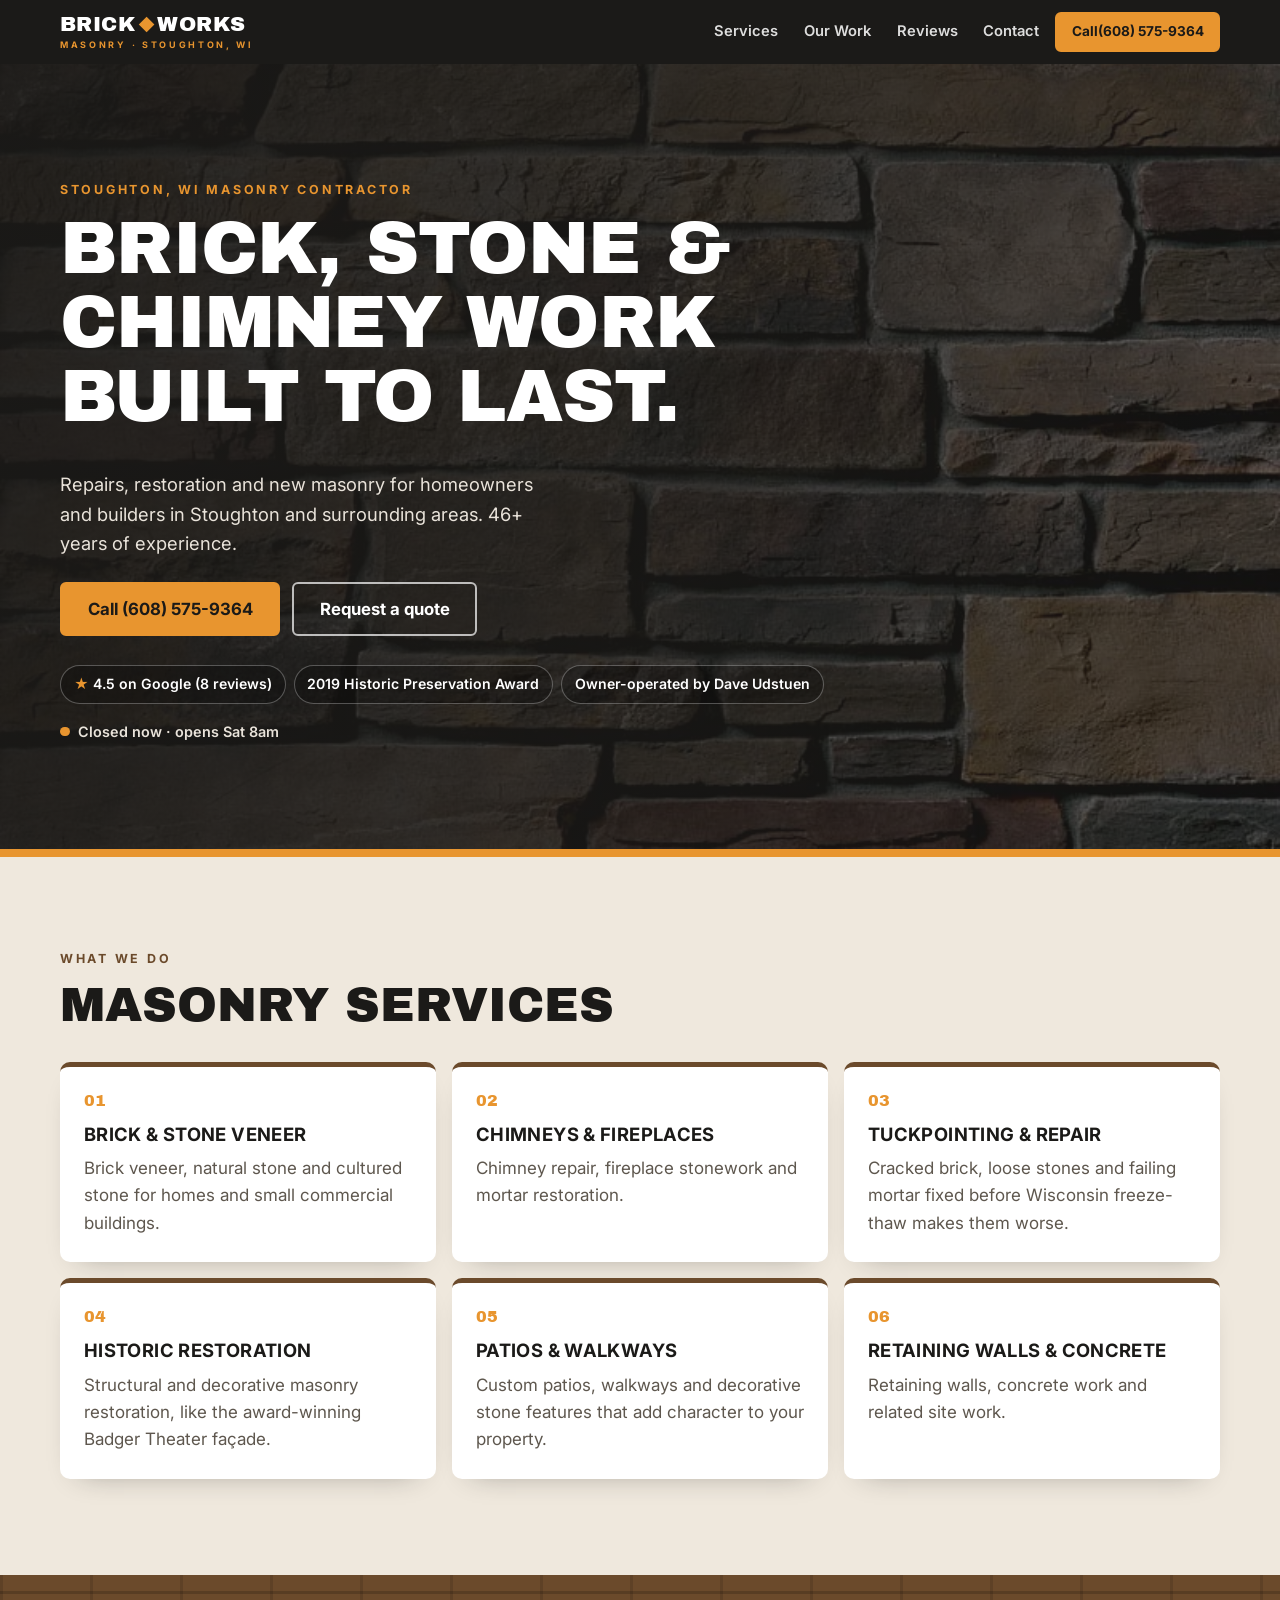
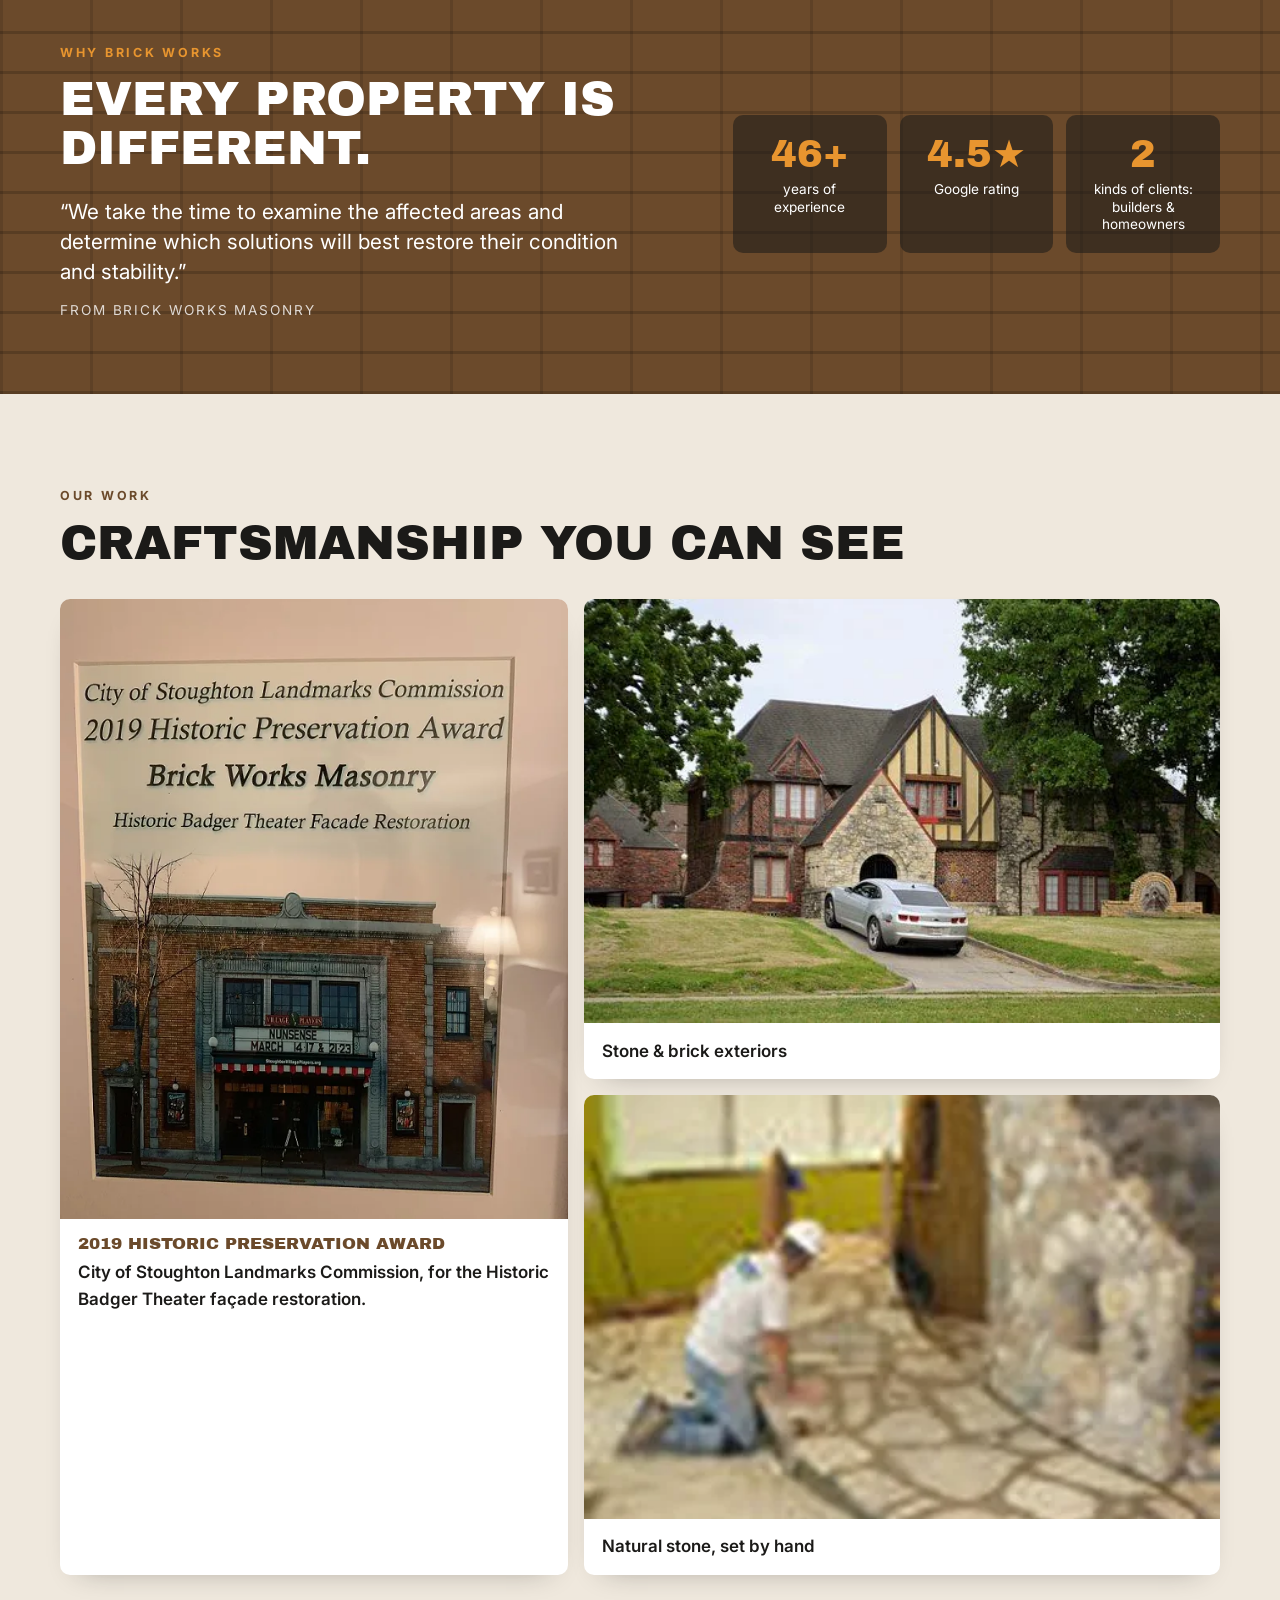
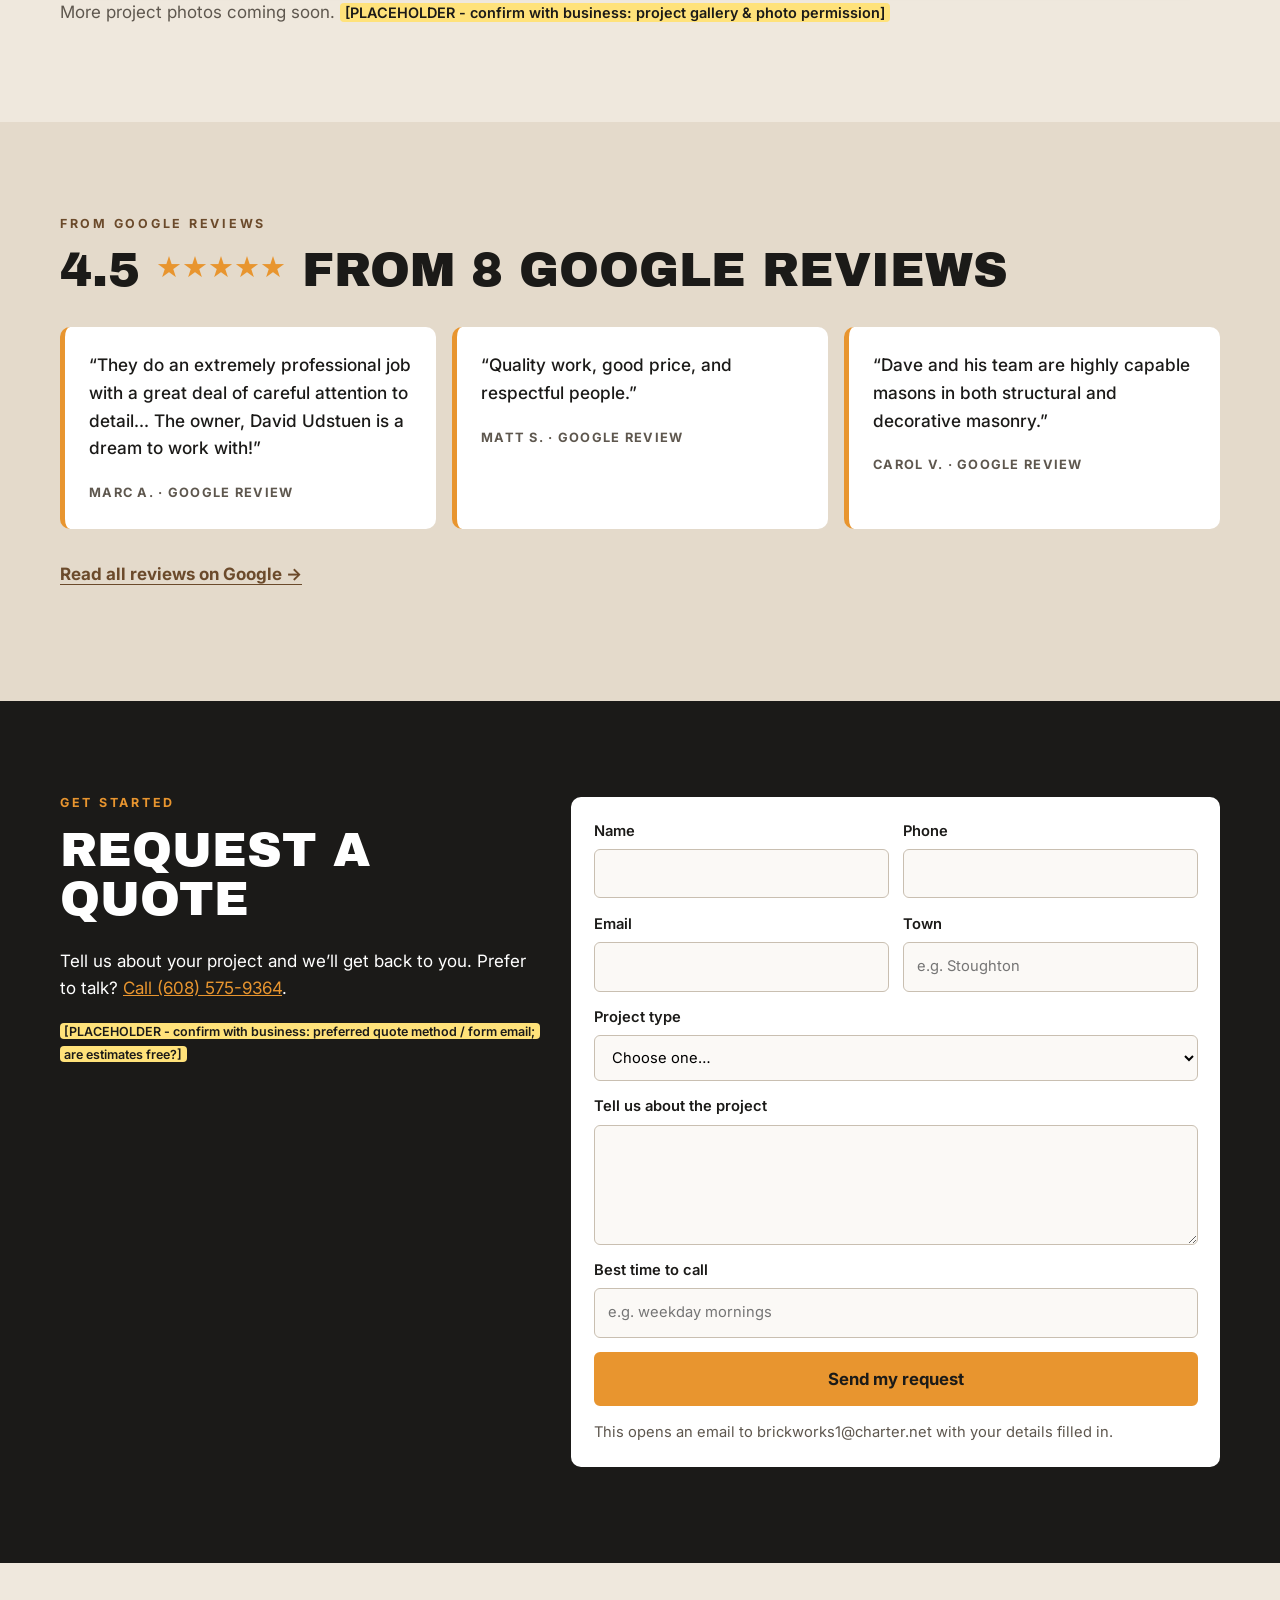
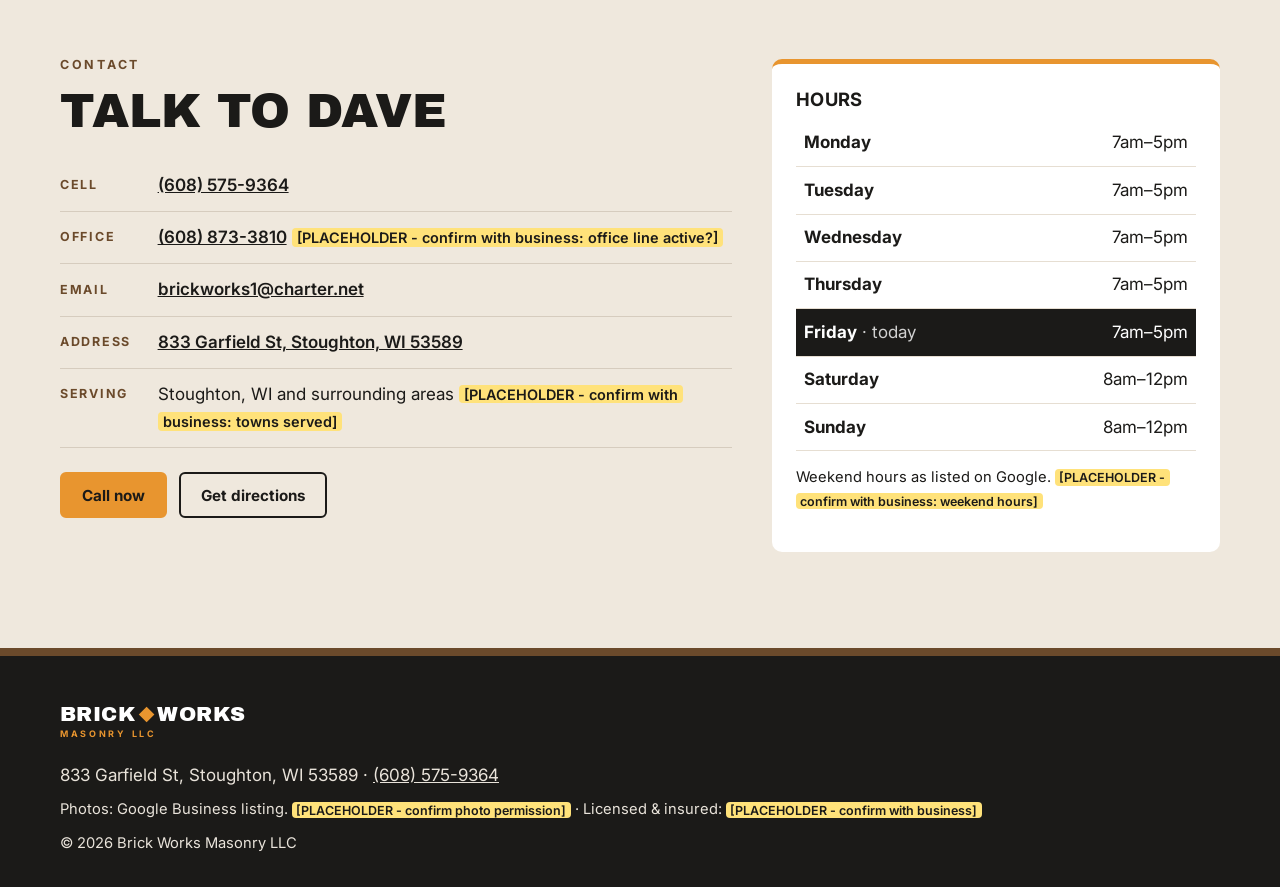
<file: index.html>
<!doctype html>
<html lang="en">
<head>
<meta charset="utf-8">
<meta name="viewport" content="width=device-width, initial-scale=1, viewport-fit=cover">
<title>Brick Works Masonry | Masonry Contractor in Stoughton, WI | (608) 575-9364</title>
<meta name="description" content="Brick &amp; stone veneer, chimney repair, tuckpointing, patios and retaining walls in Stoughton, WI. 46+ years’ experience. Call (608) 575-9364 for a quote.">
<link rel="canonical" href="https://brick-works-masonry.vercel.app/">
<meta name="theme-color" content="#1B1A18">
<meta property="og:type" content="website">
<meta property="og:title" content="Brick Works Masonry · Stoughton, WI">
<meta property="og:description" content="Brick, stone &amp; chimney work built to last. Call (608) 575-9364.">
<meta property="og:image" content="https://brick-works-masonry.vercel.app/assets/img/02-stone-veneer-texture.webp">
<link rel="icon" href="/assets/favicon.svg" type="image/svg+xml">
<link rel="preconnect" href="https://fonts.googleapis.com"><link rel="preconnect" href="https://fonts.gstatic.com" crossorigin>
<link href="https://fonts.googleapis.com/css2?family=Archivo+Black&family=Inter:wght@400;500;600;700&display=swap" rel="stylesheet">
<link rel="stylesheet" href="/assets/site.css?v=1">
<script type="application/ld+json">{"@context":"https://schema.org","@type":"HomeAndConstructionBusiness","name":"Brick Works Masonry","legalName":"Brick Works Masonry LLC","url":"https://brick-works-masonry.vercel.app/","telephone":"+1-608-575-9364","email":"brickworks1@charter.net","address":{"@type":"PostalAddress","streetAddress":"833 Garfield St","addressLocality":"Stoughton","addressRegion":"WI","postalCode":"53589","addressCountry":"US"},"geo":{"@type":"GeoCoordinates","latitude":42.914134,"longitude":-89.230293},"openingHoursSpecification":[{"@type":"OpeningHoursSpecification","dayOfWeek":["Monday","Tuesday","Wednesday","Thursday","Friday"],"opens":"07:00","closes":"17:00"},{"@type":"OpeningHoursSpecification","dayOfWeek":["Saturday","Sunday"],"opens":"08:00","closes":"12:00"}],"areaServed":"Stoughton, WI and surrounding areas","founder":{"@type":"Person","name":"David Udstuen"},"aggregateRating":{"@type":"AggregateRating","ratingValue":"4.5","reviewCount":"8"}}</script>
<script defer src="/assets/site.js?v=1"></script>
</head>
<body>
<a class="skip" href="#main">Skip to content</a>
<header class="hdr" id="hdr">
  <div class="wrap hdr__in">
    <a class="mark" href="#top" aria-label="Brick Works Masonry, home"><span class="mark__name">BRICK<i aria-hidden="true"></i>WORKS</span><span class="mark__sub">MASONRY · STOUGHTON, WI</span></a>
    <nav class="nav" aria-label="Main"><a href="#services">Services</a><a href="#work">Our Work</a><a href="#reviews">Reviews</a><a href="#contact">Contact</a></nav>
    <a class="btn btn--sm" href="tel:+16085759364"><span class="hide-sm">Call </span>(608) 575-9364</a>
  </div>
</header>

<main id="main">
<section class="hero" id="top">
  <div class="wrap hero__in">
    <p class="eyebrow">Stoughton, WI masonry contractor</p>
    <h1>Brick, stone &amp; chimney work built to last.</h1>
    <p class="lede">Repairs, restoration and new masonry for homeowners and builders in Stoughton and surrounding areas. 46+ years of experience.</p>
    <div class="btns">
      <a class="btn btn--lg" href="tel:+16085759364">Call (608) 575-9364</a>
      <a class="btn btn--lg btn--ghost" href="#quote">Request a quote</a>
    </div>
    <ul class="chips">
      <li><span class="star" aria-hidden="true">★</span> 4.5 on Google (8 reviews)</li>
      <li>2019 Historic Preservation Award</li>
      <li>Owner-operated by Dave Udstuen</li>
    </ul>
    <p class="openchip js-open">Mon–Fri 7am–5pm · Sat–Sun 8am–12pm</p>
  </div>
</section>

<section class="sec" id="services">
  <div class="wrap">
    <p class="eyebrow eyebrow--dark">What we do</p>
    <h2>Masonry services</h2>
    <div class="svc">
      <article class="reveal"><span class="svc__n">01</span><h3>Brick &amp; stone veneer</h3><p>Brick veneer, natural stone and cultured stone for homes and small commercial buildings.</p></article>
      <article class="reveal"><span class="svc__n">02</span><h3>Chimneys &amp; fireplaces</h3><p>Chimney repair, fireplace stonework and mortar restoration.</p></article>
      <article class="reveal"><span class="svc__n">03</span><h3>Tuckpointing &amp; repair</h3><p>Cracked brick, loose stones and failing mortar fixed before Wisconsin freeze-thaw makes them worse.</p></article>
      <article class="reveal"><span class="svc__n">04</span><h3>Historic restoration</h3><p>Structural and decorative masonry restoration, like the award-winning Badger Theater façade.</p></article>
      <article class="reveal"><span class="svc__n">05</span><h3>Patios &amp; walkways</h3><p>Custom patios, walkways and decorative stone features that add character to your property.</p></article>
      <article class="reveal"><span class="svc__n">06</span><h3>Retaining walls &amp; concrete</h3><p>Retaining walls, concrete work and related site work.</p></article>
    </div>
  </div>
</section>

<section class="band">
  <div class="wrap band__in">
    <div>
      <p class="eyebrow">Why Brick Works</p>
      <h2>Every property is different.</h2>
      <p class="band__q">“We take the time to examine the affected areas and determine which solutions will best restore their condition and stability.”</p>
      <p class="band__src">From Brick Works Masonry</p>
    </div>
    <dl class="stats">
      <div><dt>46+</dt><dd>years of experience</dd></div>
      <div><dt>4.5★</dt><dd>Google rating</dd></div>
      <div><dt>2</dt><dd>kinds of clients: builders &amp; homeowners</dd></div>
    </dl>
  </div>
</section>

<section class="sec" id="work">
  <div class="wrap">
    <p class="eyebrow eyebrow--dark">Our work</p>
    <h2>Craftsmanship you can see</h2>
    <div class="work">
      <figure class="work__award reveal"><img src="/assets/img/05-award-badger-theater-2019.webp" width="600" height="799" loading="lazy" decoding="async" alt="2019 Historic Preservation Award plaque for Brick Works Masonry’s Badger Theater façade restoration"><figcaption><strong>2019 Historic Preservation Award</strong>City of Stoughton Landmarks Commission, for the Historic Badger Theater façade restoration.</figcaption></figure>
      <figure class="reveal"><img src="/assets/img/07-tudor-home-stone-brick.webp" width="510" height="340" loading="lazy" decoding="async" alt="Tudor-style home with a stone and brick exterior"><figcaption>Stone &amp; brick exteriors</figcaption></figure>
      <figure class="reveal"><img src="/assets/img/09-mason-setting-flagstone.webp" width="400" height="300" loading="lazy" decoding="async" alt="Mason setting flagstone beside a natural stone wall"><figcaption>Natural stone, set by hand</figcaption></figure>
      <p class="work__more">More project photos coming soon. <mark class="ph">[PLACEHOLDER - confirm with business: project gallery &amp; photo permission]</mark></p>
    </div>
  </div>
</section>

<section class="sec sec--alt" id="reviews">
  <div class="wrap">
    <p class="eyebrow eyebrow--dark">From Google reviews</p>
    <h2>4.5 <span class="stars" aria-hidden="true">★★★★★</span><span class="sr">out of 5 stars</span> from 8 Google reviews</h2>
    <div class="quotes">
      <blockquote class="reveal"><p>“They do an extremely professional job with a great deal of careful attention to detail… The owner, David Udstuen is a dream to work with!”</p><cite>Marc A. · Google review</cite></blockquote>
      <blockquote class="reveal"><p>“Quality work, good price, and respectful people.”</p><cite>Matt S. · Google review</cite></blockquote>
      <blockquote class="reveal"><p>“Dave and his team are highly capable masons in both structural and decorative masonry.”</p><cite>Carol V. · Google review</cite></blockquote>
    </div>
    <p><a class="link" href="https://www.google.com/maps/search/Brick+Works+Masonry+833+Garfield+St+Stoughton+WI" target="_blank" rel="noopener">Read all reviews on Google →</a></p>
  </div>
</section>

<section class="sec quote" id="quote">
  <div class="wrap quote__in">
    <div>
      <p class="eyebrow">Get started</p>
      <h2>Request a quote</h2>
      <p>Tell us about your project and we’ll get back to you. Prefer to talk? <a href="tel:+16085759364">Call (608) 575-9364</a>.</p>
      <p class="small"><mark class="ph">[PLACEHOLDER - confirm with business: preferred quote method / form email; are estimates free?]</mark></p>
    </div>
    <form class="form" id="qform" novalidate>
      <div class="f2">
        <label>Name<input name="name" autocomplete="name" required></label>
        <label>Phone<input name="phone" type="tel" autocomplete="tel" required></label>
      </div>
      <div class="f2">
        <label>Email<input name="email" type="email" autocomplete="email"></label>
        <label>Town<input name="town" autocomplete="address-level2" placeholder="e.g. Stoughton"></label>
      </div>
      <label>Project type
        <select name="type" required>
          <option value="">Choose one…</option>
          <option>Brick &amp; stone veneer</option><option>Chimney or fireplace</option><option>Tuckpointing / repair</option><option>Historic restoration</option><option>Patio or walkway</option><option>Retaining wall / concrete</option><option>Other</option>
        </select>
      </label>
      <label>Tell us about the project<textarea name="msg" rows="4"></textarea></label>
      <label>Best time to call<input name="when" placeholder="e.g. weekday mornings"></label>
      <p class="form__err" id="ferr" role="alert" hidden>Please add your name, phone and project type.</p>
      <button class="btn btn--lg" type="submit">Send my request</button>
      <p class="small form__note">This opens an email to brickworks1@charter.net with your details filled in.</p>
    </form>
  </div>
</section>

<section class="sec" id="contact">
  <div class="wrap contact">
    <div>
      <p class="eyebrow eyebrow--dark">Contact</p>
      <h2>Talk to Dave</h2>
      <ul class="clist">
        <li><span>Cell</span><a href="tel:+16085759364">(608) 575-9364</a></li>
        <li><span>Office</span><div><a href="tel:+16088733810">(608) 873-3810</a> <mark class="ph">[PLACEHOLDER - confirm with business: office line active?]</mark></div></li>
        <li><span>Email</span><a href="mailto:brickworks1@charter.net">brickworks1@charter.net</a></li>
        <li><span>Address</span><a href="https://www.google.com/maps/dir/?api=1&amp;destination=Brick+Works+Masonry+833+Garfield+St+Stoughton+WI+53589" target="_blank" rel="noopener">833 Garfield St, Stoughton, WI 53589</a></li>
        <li><span>Serving</span><div>Stoughton, WI and surrounding areas <mark class="ph">[PLACEHOLDER - confirm with business: towns served]</mark></div></li>
      </ul>
      <div class="btns">
        <a class="btn" href="tel:+16085759364">Call now</a>
        <a class="btn btn--ghost-dark" href="https://www.google.com/maps/dir/?api=1&amp;destination=Brick+Works+Masonry+833+Garfield+St+Stoughton+WI+53589" target="_blank" rel="noopener">Get directions</a>
      </div>
    </div>
    <div class="hoursbox">
      <h3>Hours</h3>
      <table class="hours"><tbody>
        <tr data-day="1"><th scope="row">Monday</th><td>7am–5pm</td></tr>
        <tr data-day="2"><th scope="row">Tuesday</th><td>7am–5pm</td></tr>
        <tr data-day="3"><th scope="row">Wednesday</th><td>7am–5pm</td></tr>
        <tr data-day="4"><th scope="row">Thursday</th><td>7am–5pm</td></tr>
        <tr data-day="5"><th scope="row">Friday</th><td>7am–5pm</td></tr>
        <tr data-day="6"><th scope="row">Saturday</th><td>8am–12pm</td></tr>
        <tr data-day="0"><th scope="row">Sunday</th><td>8am–12pm</td></tr>
      </tbody></table>
      <p class="small">Weekend hours as listed on Google. <mark class="ph">[PLACEHOLDER - confirm with business: weekend hours]</mark></p>
    </div>
  </div>
</section>
</main>

<footer class="ftr">
  <div class="wrap ftr__in">
    <span class="mark"><span class="mark__name">BRICK<i aria-hidden="true"></i>WORKS</span><span class="mark__sub">MASONRY LLC</span></span>
    <p>833 Garfield St, Stoughton, WI 53589 · <a href="tel:+16085759364">(608) 575-9364</a></p>
    <p class="small">Photos: Google Business listing. <mark class="ph">[PLACEHOLDER - confirm photo permission]</mark> · Licensed &amp; insured: <mark class="ph">[PLACEHOLDER - confirm with business]</mark></p>
    <p class="small">© <span class="js-year">2026</span> Brick Works Masonry LLC</p>
  </div>
</footer>

<nav class="actionbar" aria-label="Quick actions">
  <a href="tel:+16085759364">Call</a><a href="#quote">Quote</a><a href="https://www.google.com/maps/dir/?api=1&amp;destination=Brick+Works+Masonry+833+Garfield+St+Stoughton+WI+53589" target="_blank" rel="noopener">Directions</a>
</nav>
</body>
</html>
</file>
<file: assets/site.css>
:root{--orange:#E8952F;--brick:#6B4A2B;--brick-d:#4E361F;--stone:#EFE8DD;--stone-2:#E4DACB;--char:#1B1A18;--grey:#5E574E;--r:10px;--fd:"Archivo Black",Impact,sans-serif;--fb:"Inter",system-ui,sans-serif}
*{box-sizing:border-box}html{scroll-behavior:smooth;scroll-padding-top:72px}
body{margin:0;background:var(--stone);color:var(--char);font:400 1.0625rem/1.6 var(--fb);padding-bottom:calc(60px + env(safe-area-inset-bottom))}
@media(min-width:768px){body{padding-bottom:0}}
img{display:block;max-width:100%;height:auto}a{color:inherit}
.wrap{width:min(1160px,100% - 2.5rem);margin-inline:auto}
.skip{position:absolute;left:-999px;top:0;background:var(--orange);color:var(--char);padding:.7rem 1rem;z-index:99}.skip:focus{left:1rem}
.sr{position:absolute;width:1px;height:1px;overflow:hidden;clip:rect(0 0 0 0)}
:focus-visible{outline:3px solid var(--orange);outline-offset:3px}
mark.ph{background:#FFE27A;color:#1B1A18;padding:.05em .35em;border-radius:4px;font-weight:600;font-size:.85em;box-decoration-break:clone;-webkit-box-decoration-break:clone}
h1,h2,h3{margin:0 0 .5em;line-height:1.05;text-transform:uppercase}
h1{font:400 clamp(2.3rem,7vw,4.6rem)/1 var(--fd);letter-spacing:-.01em;max-width:15ch}
h2{font:400 clamp(1.8rem,4.6vw,3rem)/1.02 var(--fd)}
h3{font:700 1.15rem/1.25 var(--fb);letter-spacing:.02em}
.eyebrow{font:700 .78rem/1 var(--fb);letter-spacing:.22em;text-transform:uppercase;color:var(--orange);margin:0 0 1rem}
.eyebrow--dark{color:var(--brick)}.small{font-size:.92rem}.link{font-weight:700;color:var(--brick);text-underline-offset:4px}
/* header */
.hdr{position:sticky;top:0;z-index:50;background:var(--char);color:#fff;transition:box-shadow .2s}.hdr.is-scrolled{box-shadow:0 6px 20px rgba(0,0,0,.3)}
.hdr__in{display:flex;align-items:center;gap:1rem;min-height:64px}
.mark{display:inline-flex;flex-direction:column;text-decoration:none;line-height:1}
.mark__name{font:400 1.3rem/1 var(--fd);letter-spacing:.02em;display:flex;align-items:center;gap:.35rem}
.mark__name i{width:.7rem;height:.7rem;background:var(--orange);transform:rotate(45deg);display:inline-block}
.mark__sub{font:700 .56rem/1 var(--fb);letter-spacing:.3em;color:var(--orange);margin-top:.35rem}
.nav{display:none;margin-left:auto;gap:1.6rem}.nav a{font-weight:600;font-size:.92rem;text-decoration:none;opacity:.85}.nav a:hover{opacity:1;color:var(--orange)}
.hdr .btn{margin-left:auto}@media(min-width:900px){.nav{display:flex}.hdr .btn{margin-left:0}}
.hide-sm{display:none}@media(min-width:520px){.hide-sm{display:inline}}
/* buttons */
.btns{display:flex;flex-wrap:wrap;gap:.75rem;margin-top:1.5rem}
.btn{display:inline-flex;align-items:center;justify-content:center;min-height:46px;padding:.75rem 1.25rem;border-radius:6px;background:var(--orange);color:var(--char);border:2px solid var(--orange);font:700 .95rem/1 var(--fb);text-decoration:none;cursor:pointer;transition:transform .18s,box-shadow .18s,background .18s}
.btn:hover{transform:translateY(-2px);box-shadow:0 8px 20px rgba(0,0,0,.25)}
.btn--sm{min-height:40px;padding:.5rem .9rem;font-size:.85rem}.btn--lg{min-height:54px;padding:.95rem 1.6rem;font-size:1.05rem}
.btn--ghost{background:transparent;color:#fff;border-color:rgba(255,255,255,.7)}.btn--ghost:hover{background:rgba(255,255,255,.08)}
.btn--ghost-dark{background:transparent;color:var(--char);border-color:var(--char)}
/* hero */
.hero{position:relative;color:#fff;background:linear-gradient(100deg,rgba(27,26,24,.94) 0%,rgba(27,26,24,.82) 55%,rgba(27,26,24,.6) 100%),url(/assets/img/02-stone-veneer-texture.webp) center/cover,var(--char);padding:4.5rem 0 4rem;border-bottom:8px solid var(--orange)}
@media(min-width:900px){.hero{padding:7.5rem 0 6.5rem}}
.lede{font-size:1.15rem;max-width:40ch;color:#E9E3DA;margin:0}
.chips{list-style:none;padding:0;margin:1.8rem 0 0;display:flex;flex-wrap:wrap;gap:.5rem}
.chips li{padding:.45rem .8rem;border:1px solid rgba(255,255,255,.28);border-radius:999px;font-size:.88rem;font-weight:600;background:rgba(0,0,0,.25)}
.star{color:var(--orange)}
.openchip{display:inline-flex;align-items:center;gap:.5rem;margin:1rem 0 0;font-size:.9rem;font-weight:600;color:#E9E3DA}
.openchip::before{content:"";width:.6rem;height:.6rem;border-radius:50%;background:#9A9187}.openchip.is-open::before{background:#4CC36E;box-shadow:0 0 0 4px rgba(76,195,110,.2)}.openchip.is-closed::before{background:var(--orange)}
/* sections */
.sec{padding:4.5rem 0}@media(min-width:768px){.sec{padding:6rem 0}}.sec--alt{background:var(--stone-2)}
.svc{display:grid;gap:1rem;margin-top:2rem}@media(min-width:700px){.svc{grid-template-columns:repeat(2,1fr)}}@media(min-width:1050px){.svc{grid-template-columns:repeat(3,1fr)}}
.svc article{background:#fff;border-radius:var(--r);padding:1.6rem 1.5rem;border-top:5px solid var(--brick);box-shadow:0 12px 28px -20px rgba(27,26,24,.45)}
.svc p{margin:0;color:var(--grey)}.svc__n{display:block;font:400 1rem/1 var(--fd);color:var(--orange);margin-bottom:.9rem}
/* band */
.band{color:#fff;padding:4.5rem 0;background-color:var(--brick);background-image:repeating-linear-gradient(0deg,rgba(0,0,0,.18) 0 3px,transparent 3px 40px),repeating-linear-gradient(90deg,rgba(0,0,0,.12) 0 3px,transparent 3px 90px);}
.band__in{display:grid;gap:2.5rem;align-items:center}@media(min-width:900px){.band__in{grid-template-columns:1.3fr 1fr}}
.band__q{font-size:1.3rem;line-height:1.45;max-width:46ch;margin:0}.band__src{font-size:.85rem;opacity:.8;margin:.8rem 0 0;text-transform:uppercase;letter-spacing:.14em}
.stats{display:grid;grid-template-columns:repeat(3,1fr);gap:.8rem;margin:0}
.stats div{background:rgba(27,26,24,.55);border-radius:var(--r);padding:1.2rem .9rem;text-align:center}
.stats dt{font:400 clamp(1.6rem,4vw,2.4rem)/1 var(--fd);color:var(--orange)}.stats dd{margin:.5rem 0 0;font-size:.85rem;line-height:1.3}
/* work */
.work{display:grid;gap:1rem;margin-top:2rem}@media(min-width:800px){.work{grid-template-columns:.8fr 1fr;grid-template-rows:auto auto auto}.work__award{grid-row:1/3}}
.work figure{margin:0;background:#fff;border-radius:var(--r);overflow:hidden;box-shadow:0 12px 28px -20px rgba(27,26,24,.45)}
.work img{width:100%;aspect-ratio:3/2;object-fit:cover}.work__award img{aspect-ratio:auto;height:100%;max-height:620px;object-fit:cover}
.work figcaption{padding:.9rem 1.1rem;font-weight:600}.work__award figcaption strong{display:block;font:400 1.05rem/1.2 var(--fd);text-transform:uppercase;color:var(--brick);margin-bottom:.3rem}
.work__award{display:flex;flex-direction:column}.work__award img{flex:1}
.work__more{grid-column:1/-1;margin:.5rem 0 0;color:var(--grey)}
/* reviews */
.stars{color:var(--orange);font-size:.6em;vertical-align:.3em}
.quotes{display:grid;gap:1rem;margin:2rem 0}@media(min-width:900px){.quotes{grid-template-columns:repeat(3,1fr)}}
blockquote{margin:0;background:#fff;border-radius:var(--r);padding:1.5rem;border-left:5px solid var(--orange)}
blockquote p{margin:0 0 1rem;font-size:1.08rem;font-weight:500}cite{font-style:normal;font-size:.8rem;font-weight:700;letter-spacing:.1em;text-transform:uppercase;color:var(--grey)}
/* quote */
.quote{background:var(--char);color:#fff}.quote a{color:var(--orange)}
.quote__in{display:grid;gap:2rem}@media(min-width:900px){.quote__in{grid-template-columns:.85fr 1.15fr;align-items:start}}
.form{background:#fff;color:var(--char);border-radius:var(--r);padding:1.4rem;display:grid;gap:.9rem}
.f2{display:grid;gap:.9rem}@media(min-width:560px){.f2{grid-template-columns:1fr 1fr}}
.form label{display:grid;gap:.35rem;font-weight:600;font-size:.92rem}
.form input,.form select,.form textarea{font:inherit;font-weight:400;padding:.75rem .85rem;border:1.5px solid #C9BFB1;border-radius:6px;background:#FBF9F6;min-height:46px;width:100%}
.form input:focus,.form select:focus,.form textarea:focus{border-color:var(--brick);outline:2px solid var(--orange);outline-offset:1px}
.form [aria-invalid=true]{border-color:#B3261E}.form__err{color:#B3261E;font-weight:600;margin:0}.form__note{color:var(--grey);margin:0}
/* contact */
.contact{display:grid;gap:2.5rem}@media(min-width:900px){.contact{grid-template-columns:1.2fr .8fr;align-items:start}}
.clist{list-style:none;padding:0;margin:1rem 0 0}.clist li{display:grid;grid-template-columns:5.5rem 1fr;gap:.6rem;padding:.75rem 0;border-bottom:1px solid #D6CCBE}
.clist span{font-weight:700;font-size:.78rem;letter-spacing:.14em;text-transform:uppercase;color:var(--brick);padding-top:.2rem}.clist a{font-weight:600}
.hoursbox{background:#fff;border-radius:var(--r);padding:1.5rem;border-top:5px solid var(--orange)}
.hours{width:100%;border-collapse:collapse}.hours th,.hours td{padding:.6rem .5rem;border-bottom:1px solid #E6DED2;text-align:left}.hours td{text-align:right}
.hours tr.is-today{background:var(--char);color:#fff}.hours tr.is-today th::after{content:" · today";font-weight:400;opacity:.8}
/* footer */
.ftr{background:var(--char);color:#E9E3DA;padding:3rem 0 2rem;border-top:8px solid var(--brick)}.ftr__in{display:grid;gap:.6rem}.ftr p{margin:0}.ftr .mark{color:#fff;margin-bottom:.8rem}
/* action bar */
.actionbar{position:fixed;inset:auto 0 0;z-index:60;display:grid;grid-template-columns:1.2fr 1fr 1fr;background:var(--char);padding-bottom:env(safe-area-inset-bottom);box-shadow:0 -6px 18px rgba(0,0,0,.25)}
.actionbar a{display:flex;align-items:center;justify-content:center;min-height:60px;color:#fff;text-decoration:none;font-weight:700;letter-spacing:.06em;text-transform:uppercase;font-size:.85rem}
.actionbar a:first-child{background:var(--orange);color:var(--char)}.actionbar a+a{border-left:1px solid rgba(255,255,255,.12)}
@media(min-width:768px){.actionbar{display:none}}
/* motion */
.js .reveal{opacity:0;transform:translateY(16px);transition:opacity .55s ease,transform .55s ease}.js .reveal.is-in{opacity:1;transform:none}
@media(prefers-reduced-motion:reduce){*{transition:none!important;scroll-behavior:auto!important}.js .reveal{opacity:1;transform:none}}
</file>
